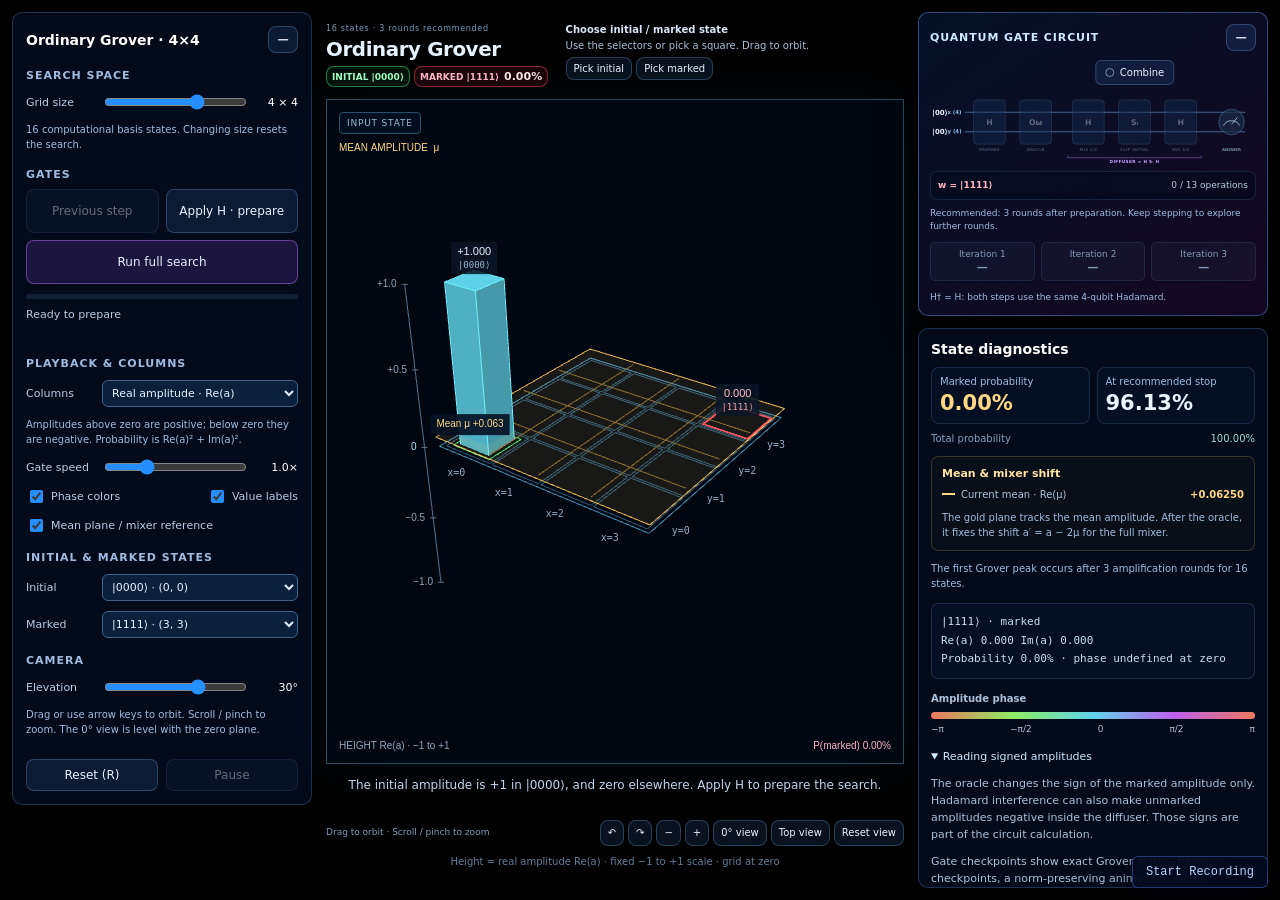
<file: BohmianGrover2D/index.html>
<!doctype html>
<html lang="en">
<head>
  <meta charset="utf-8"/>
  <meta name="viewport" content="width=device-width,initial-scale=1"/>
  <title>Ordinary Grover · 4×4</title>
  <link rel="icon" href="data:,"/>
  <link rel="stylesheet" href="./styles.css?v=20261014-continue-rounds"/>
</head>
<body>
<div id="wrap">
  <aside id="ui" class="panel">
    <div class="head"><h3 id="appTitle">Ordinary Grover · 4×4</h3><button id="minui" class="mini" type="button" aria-expanded="true" aria-label="Collapse controls">−</button></div>
    <div id="uibody">
      <div class="section">Search space</div>
      <div class="row"><label for="gridSize">Grid size</label><input id="gridSize" type="range" min="2" max="5" step="1" value="4" aria-describedby="gridSummary"/><span id="gridSizeValue" class="val">4×4</span></div>
      <p id="gridSummary" class="note">16 basis states. Changing size resets the search.</p>
      <div class="section">Gates</div>
      <div class="ops"><button id="previous" type="button" disabled>Previous step</button><button id="next" type="button">Apply H · prepare</button><button id="full" type="button" class="full">Run full search</button></div>
      <div id="gateProgress" role="progressbar" aria-label="Current operation progress" aria-valuemin="0" aria-valuemax="100" aria-valuenow="0"><div id="progressBar"></div></div>
      <div id="stageStatus" class="status" role="status">Ready to prepare</div>
      <div class="section">Playback &amp; columns</div>
      <div class="row"><label for="columnView">Columns</label><select id="columnView"><option value="real">Real amplitude · Re(a)</option><option value="imaginary">Imaginary amplitude · Im(a)</option><option value="probability">Probability · |a|²</option></select></div>
      <p class="note" id="columnHelp">Positive amplitudes rise above zero; negative amplitudes extend below it.</p>
      <div class="row"><label for="speed">Gate speed</label><input id="speed" type="range" min="0.25" max="3" step="0.25" value="1"/><span id="speedValue" class="val">1.0×</span></div>
      <div class="row checks"><label><input id="phaseColors" type="checkbox" checked/> Phase colors</label><label><input id="valueLabels" type="checkbox" checked/> Value labels</label></div>
      <div class="row checks"><label><input id="meanPlane" type="checkbox" checked/> Mean plane / mixer reference</label></div>
      <div class="section">Initial &amp; marked states</div>
      <div class="row"><label for="initialState">Initial</label><select id="initialState"></select></div>
      <div class="row"><label for="targetState">Marked</label><select id="targetState"></select></div>
      <div class="section">Camera</div>
      <div class="row"><label for="elevation">Elevation</label><input id="elevation" type="range" min="-85" max="85" step="1" value="30"/><span id="elevationValue" class="val">30°</span></div>
      <p class="note">Drag or use arrow keys to orbit. Scroll / pinch to zoom. The 0° view is level with the zero plane.</p>
    </div>
    <div class="btnrow"><button id="reset" type="button">Reset (R)</button><button id="pause" type="button" disabled>Pause</button></div>
  </aside>

  <main id="stage">
    <header id="waveHeader">
      <div class="waveHeading"><span class="eyebrow" id="stateCountLabel">16 BASIS STATES · 3 ITERATIONS</span><h1>Ordinary Grover</h1></div>
      <div class="stateBadges"><div class="initialBadge"><span id="initialLabel">INITIAL |0000⟩</span></div><div class="targetBadge"><span id="markedLabel">MARKED |1111⟩</span><b id="markedProbability">0.00%</b></div></div>
      <div id="selectionGuide" data-step="ready">
        <strong id="selectionTitle">Choose initial / marked state</strong>
        <div class="selectionActions" role="group" aria-label="Pick a state on the columns"><button id="selectInitial" type="button" aria-pressed="false">Pick initial</button><button id="selectTarget" type="button" aria-pressed="false">Pick marked</button></div>
        <p id="selectionHint">Use the selectors or pick a square. Drag to orbit.</p>
      </div>
    </header>
    <div id="plotArea"><canvas id="c" tabindex="0" aria-label="3D signed amplitude columns above and below zero. Drag or use arrow keys to orbit, scroll or use plus and minus to zoom. Home resets the camera." aria-describedby="cameraHint"></canvas><div id="plotBadge">INPUT STATE</div><div id="error" role="alert" hidden></div></div>
    <footer id="waveFooter">
      <p id="gateDescription">One initial column has amplitude +1. Apply H to prepare equal amplitudes.</p>
      <div class="cameraBar"><span id="cameraHint">Drag to orbit · Scroll / pinch to zoom</span><div class="cameraButtons" role="group" aria-label="Camera controls"><button id="orbitLeft" type="button" aria-label="Orbit left" title="Orbit left">↶</button><button id="orbitRight" type="button" aria-label="Orbit right" title="Orbit right">↷</button><button id="zoomOut" type="button" aria-label="Zoom out" title="Zoom out">−</button><button id="zoomIn" type="button" aria-label="Zoom in" title="Zoom in">+</button><button id="levelView" type="button">0° view</button><button id="topView" type="button">Top view</button><button id="resetView" type="button">Reset view</button></div></div>
      <span id="heightLegend">Height = real amplitude · zero plane separates positive and negative</span>
    </footer>
  </main>

  <aside id="rightColumn">
    <section id="circuitPanel" class="panel" aria-label="Grover circuit: two 4-level registers">
      <div class="head"><h3>Quantum gate circuit</h3><button id="circuitToggle" class="mini" type="button" aria-expanded="true" aria-label="Collapse circuit">−</button></div>
      <div class="circuitBody">
        <div class="circuitDiagramWrap">
        <button id="combineMixer" type="button" aria-pressed="false" aria-controls="circuitDiagram" title="Animate directly to the full mixer result.">Combine</button>
        <svg id="circuitDiagram" class="circuitSvg" viewBox="0 0 840 188" role="img" aria-labelledby="circuitTitle circuitDescription">
          <title id="circuitTitle">Grover circuit: two 4-level registers</title><desc id="circuitDescription">Preparation runs once. Oracle, H, initial-state sign flip Sᵢ and H repeat three times.</desc>
          <line class="circuitWireGlow" x1="90" y1="55" x2="812" y2="55"/><line class="circuitWire" x1="90" y1="55" x2="812" y2="55"/><text class="circuitInput" id="circuitInputX" x="6" y="61">|0⟩</text><text class="circuitBit" id="circuitXLabel" x="45" y="59">x (4)</text>
          <line class="circuitWireGlow" x1="90" y1="105" x2="812" y2="105"/><line class="circuitWire" x1="90" y1="105" x2="812" y2="105"/><text class="circuitInput" id="circuitInputY" x="6" y="111">|0⟩</text><text class="circuitBit" id="circuitYLabel" x="45" y="109">y (4)</text>
          <g class="circuitGate future" data-circuit-kind="prepare"><rect class="gateBox" x="112" y="23" width="82" height="114" rx="9"/><text id="prepareSymbol" class="gateText" x="153" y="87">H</text><text class="gateCaption" x="153" y="155">PREPARE</text><text class="gateTick" x="179" y="39">✓</text></g>
          <g class="circuitGate future" data-circuit-kind="oracle"><rect class="gateBox" x="231" y="23" width="82" height="114" rx="9"/><text class="gateText" x="272" y="87">Oω</text><text class="gateCaption" x="272" y="155">ORACLE</text><text class="gateTick" x="298" y="39">✓</text></g>
          <g class="circuitGate future" data-circuit-kind="inverse"><rect class="gateBox" x="367" y="23" width="82" height="114" rx="9"/><text id="inverseSymbol" class="gateText" x="408" y="87">H</text><text class="gateCaption" x="408" y="155">MIX 1/3</text><text class="gateTick" x="434" y="39">✓</text></g>
          <g class="circuitGate future" data-circuit-kind="reference"><rect class="gateBox" x="486" y="23" width="82" height="114" rx="9"/><text class="gateText" x="527" y="87">Sᵢ</text><text class="gateCaption" x="527" y="155">FLIP INITIAL</text><text class="gateTick" x="553" y="39">✓</text></g>
          <g class="circuitGate future" data-circuit-kind="forward"><rect class="gateBox" x="605" y="23" width="82" height="114" rx="9"/><text id="forwardSymbol" class="gateText" x="646" y="87">H</text><text class="gateCaption" x="646" y="155">MIX 3/3</text><text class="gateTick" x="672" y="39">✓</text></g>
          <g class="circuitGate future" data-circuit-kind="mixer"><rect class="gateBox" x="367" y="23" width="320" height="114" rx="9"/><text id="combinedMixerSymbol" class="gateText" x="527" y="87">H Sᵢ H</text><text class="gateCaption" x="527" y="155">COMBINED MIXER</text><text class="gateTick" x="672" y="39">✓</text></g>
          <path class="diffuserBrace" d="M355 166v6h344v-6"/><text id="diffuserLabel" class="diffuserLabel" x="527" y="186">DIFFUSER = H Sᵢ H</text>
          <g id="circuitReadout" class="readoutNode"><circle cx="777" cy="80" r="33"/><path d="M756 89a24 24 0 0 1 42 0M777 86l15-18"/><text x="777" y="155">ANSWER</text></g>
        </svg>
        </div>
        <div id="circuitMeta"><span id="circuitTarget">w = |1111⟩</span><span id="circuitStatus">0 / 13 operations</span></div>
        <p id="repeatCaption" class="note">Prepare once; repeat the four remaining gates 3 times.</p>
        <div id="iterationTrack" aria-label="Marked probability after each iteration"></div>
        <p id="mixerNote" class="note">H is the four-qubit Hadamard.</p>
      </div>
    </section>
    <section id="info" class="panel">
      <div class="head"><h3>State diagnostics</h3></div>
      <div class="metrics"><div>Marked probability<b id="successValue">0.00%</b></div><div>At recommended stop<b id="expectedValue">96.13%</b></div></div>
      <div class="normLine">Total probability <b id="normValue">100.00%</b></div>
      <div id="meanGuidePanel" class="meanGuidePanel">
        <b id="meanGuideTitle">Mean &amp; mixer shift</b>
        <div class="meanMetric inputMean"><span id="meanInputLabel">Current mean · Re(μ)</span><b id="meanInputValue"></b></div>
        <div id="meanOutputRow" class="meanMetric outputMean" hidden><span id="meanOutputLabel">After full mixer · −μ</span><b id="meanOutputValue"></b></div>
        <div id="meanShiftRow" class="meanMetric meanShift" hidden><span>Full shift · Δ = −2 × input reference</span><b id="meanShiftValue"></b></div>
        <p id="meanGuideNote" class="note"></p>
      </div>
      <p class="note" id="iterationsNote">Three amplification rounds for 16 states.</p>
      <div id="inspectState" class="stateInspector">Hover a column to inspect its amplitude.</div>
      <div id="phaseLegend" class="amplitudeLegend"><b>Amplitude phase</b><div class="phaseGradient"></div><div class="phaseTicks"><span>−π</span><span>−π/2</span><span>0</span><span>π/2</span><span>π</span></div></div>
      <details class="theory" open><summary>Reading signed amplitudes</summary><p>The oracle changes the sign of the marked amplitude only. Hadamard interference can also make unmarked amplitudes negative inside the diffuser. Those signs are part of the circuit calculation.</p><p>Gate checkpoints show exact Grover states. Between checkpoints, a norm-preserving animation rotates amplitudes through the complex plane. This animation is a display choice; Grover specifies the gate endpoints, not a physical path between them.</p><p>The 2×2 and 4×4 gate endpoints are real. The odd grids can have complex amplitudes even at checkpoints. A zero real column can have nonzero probability: choose <b>Imaginary amplitude</b> to inspect its other component.</p></details>
      <details class="theory"><summary>Gates and phase convention</summary><p id="theoryMixer">H is the tensor-product qubit Hadamard: H† = H.</p><p>The three diffuser steps are H, Sᵢ, H, where Sᵢ = I − 2|i⟩⟨i|. The middle step flips only the initial-state amplitude. Every other amplitude remains fixed throughout this step.</p><p>For |sᵢ⟩ = H|i⟩, the completed diffuser is H Sᵢ H = I − 2|sᵢ⟩⟨sᵢ| = −D. This is Grover's inversion about the mean with an overall minus sign. It gives the same success probabilities, and the columns show that sign explicitly.</p><p>For the default 16-state example, the first Sᵢ step takes the initial column from +0.875 to −0.875. After the final H, the marked amplitude is −0.6875 and each unmarked amplitude is −0.1875. Nothing is replaced by an absolute value or silently rephased.</p></details>
    </section>
  </aside>
</div>
<script src="./recording.js?v=20261014-continue-rounds"></script>
<script type="module" src="./main.js?v=20261014-continue-rounds"></script>
</body>
</html>
</file>
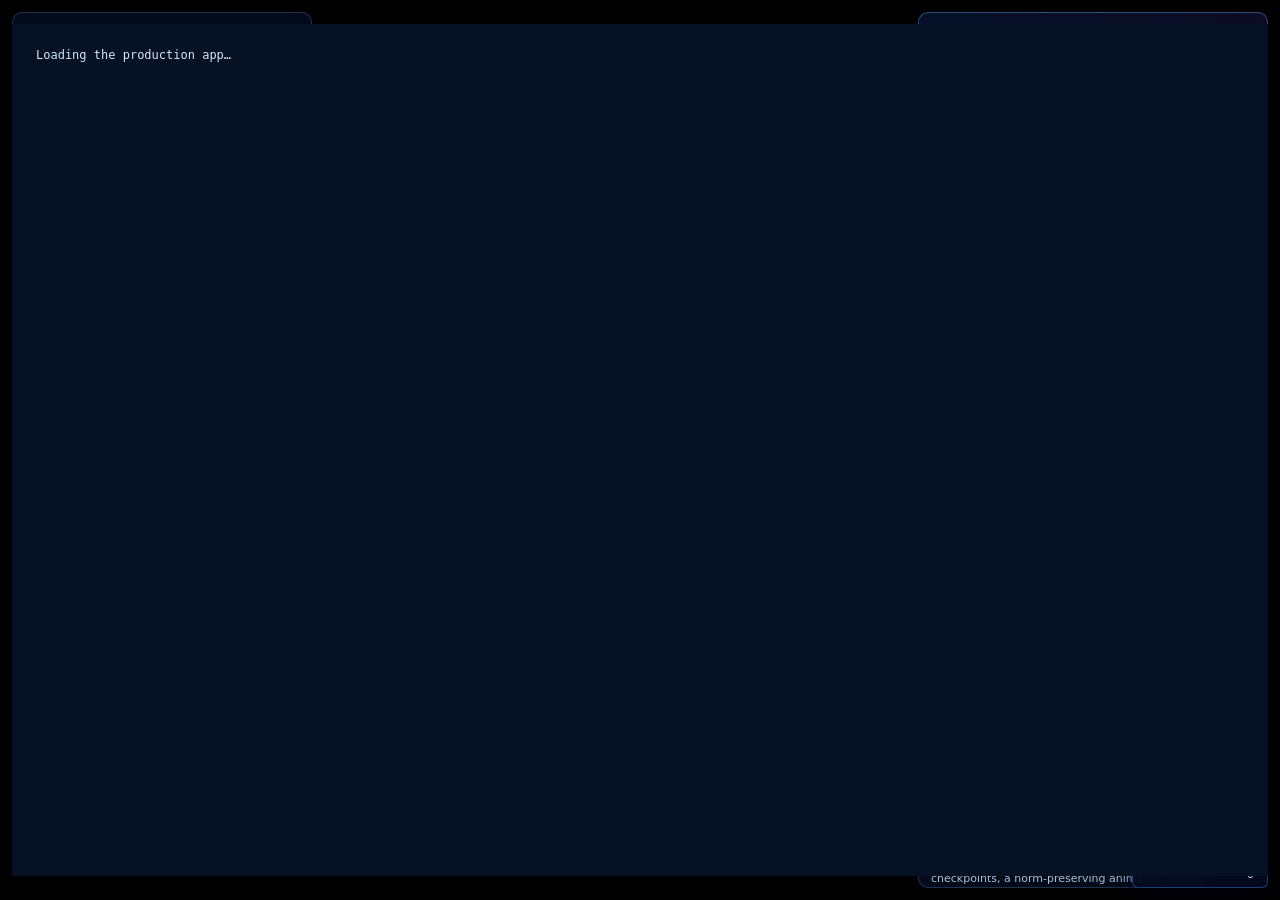
<file: BohmianGrover2D/tests/browser-check.html>
<!doctype html>
<html lang="en"><meta charset="utf-8"/><title>MultiRegion browser verification</title><link rel="icon" href="data:,"/>
<body style="background:#061124;color:#d4e6ff;font:13px monospace">Loading the production page…
<script type="module">
const response = await fetch('../index.html'), source = await response.text();
// Split the closing tag so Live Server cannot inject its client into this string.
const bodyEnd = '<' + '/body>';
const html = source.replace('<head>', '<head><base href="../"/>')
  .replace(bodyEnd, '<script type="module" src="./tests/browser-check.js"><' + '/script>' + bodyEnd);
document.open(); document.write(html); document.close();
</script></body></html>
</file>
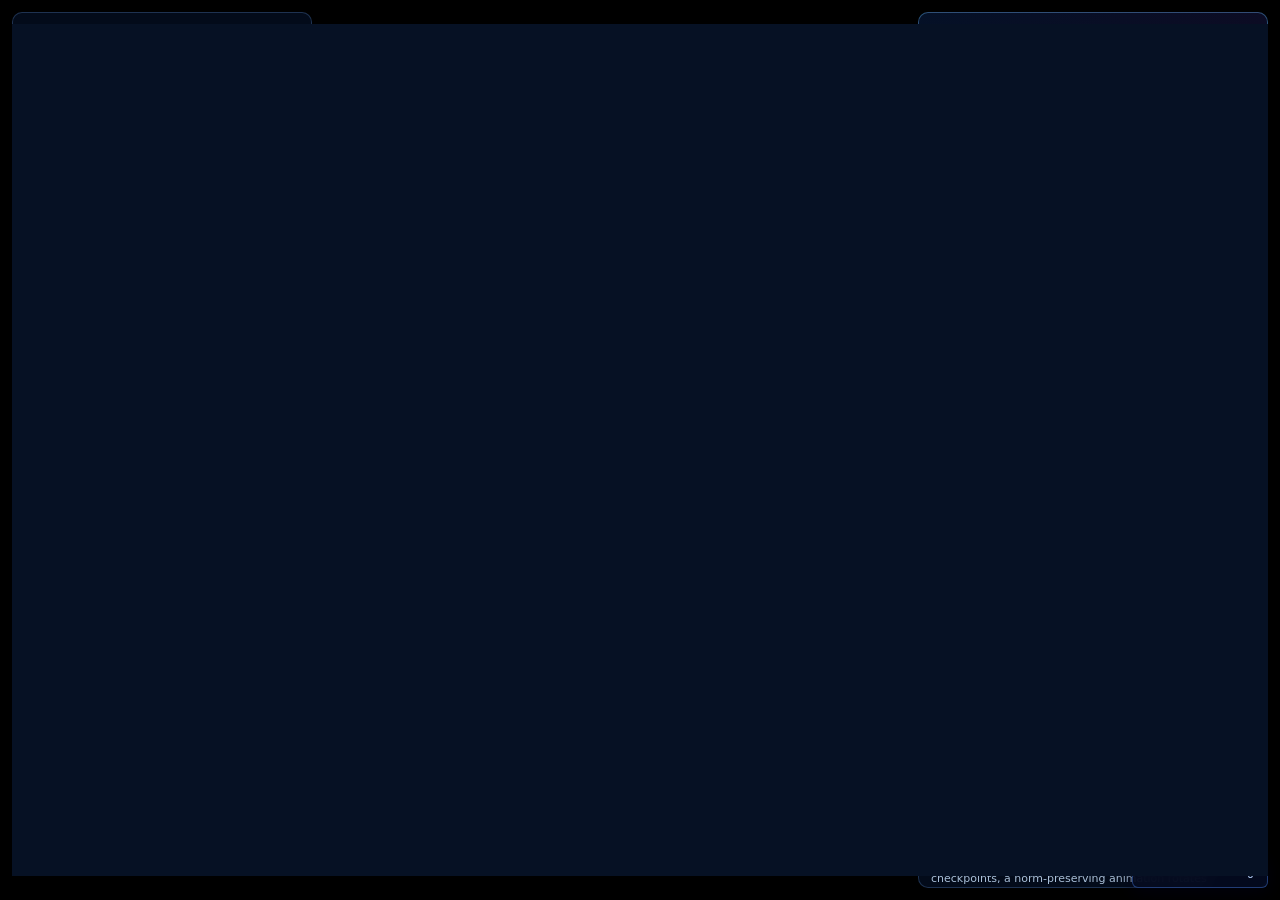
<file: BohmianGrover2D/tests/flow-browser-check.html>
<!doctype html>
<html lang="en"><meta charset="utf-8"/><title>MultiRegion browser verification</title><link rel="icon" href="data:,"/>
<body style="background:#061124;color:#d4e6ff;font:13px monospace">Loading the production page…
<script type="module">
const response = await fetch('../index.html'), source = await response.text();
// Split the closing tag so Live Server cannot inject its client into this string.
const bodyEnd = '<' + '/body>';
const html = source.replace('<head>', '<head><base href="../"/>')
  .replace(bodyEnd, '<script type="module" src="./tests/flow-browser-check.js"><' + '/script>' + bodyEnd);
document.open(); document.write(html); document.close();
</script></body></html>
</file>
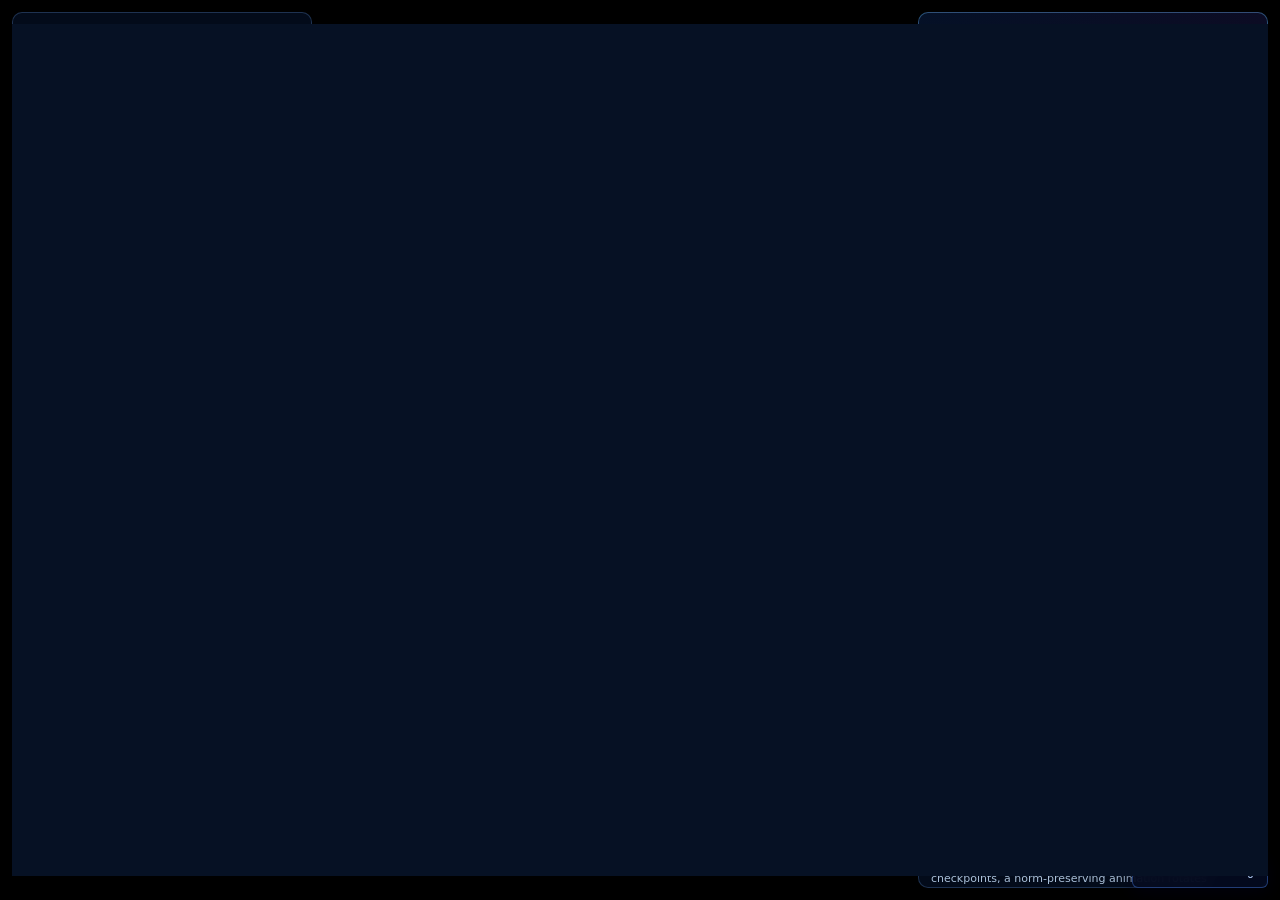
<file: BohmianGrover2D/tests/grid-browser-check.html>
<!doctype html>
<html lang="en"><meta charset="utf-8"/><title>Grid-size browser verification</title><link rel="icon" href="data:,"/>
<body style="background:#061124;color:#d4e6ff;font:13px monospace">Loading the production page…
<script type="module">
const response = await fetch('../index.html'), source = await response.text();
const bodyEnd = '<' + '/body>';
const html = source.replace('<head>', '<head><base href="../"/>')
  .replace(bodyEnd, '<script type="module" src="./tests/grid-browser-check.js"><' + '/script>' + bodyEnd);
document.open(); document.write(html); document.close();
</script></body></html>
</file>
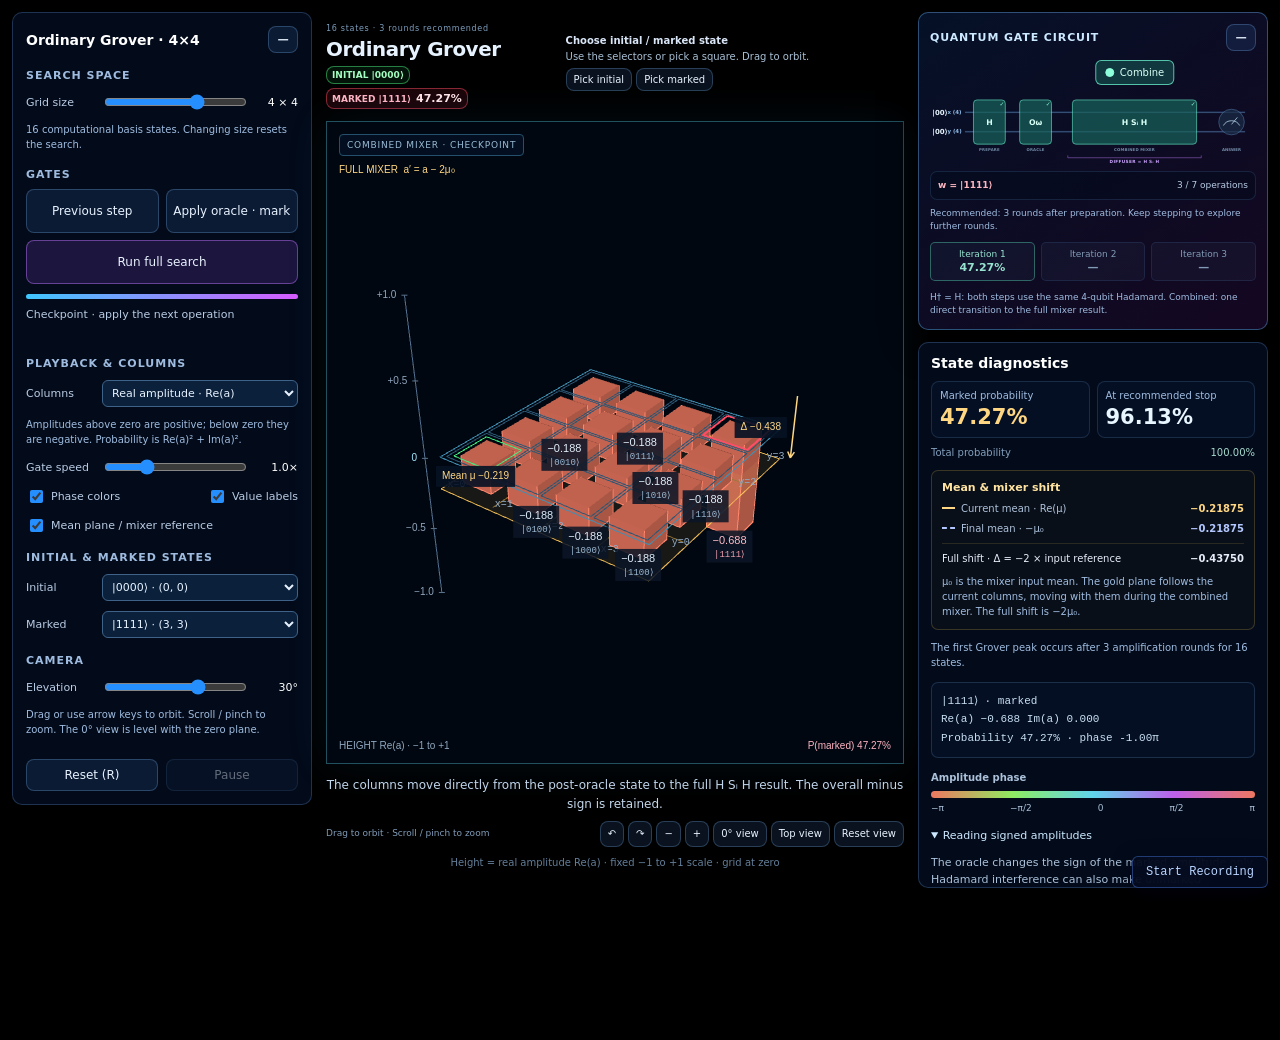
<file: BohmianGrover2D/tests/histogram-browser-check.html>
<!doctype html>
<html lang="en"><meta charset="utf-8"/><title>Ordinary Grover browser verification</title><link rel="icon" href="data:,"/>
<body style="background:#0b1220;color:#d4e6ff;font:13px monospace">Loading the production page…
<script type="module">
const response = await fetch('../index.html'), source = await response.text();
const bodyEnd = '<' + '/body>';
const html = source.replace('<head>', '<head><base href="../"/>')
  .replace(bodyEnd, '<script type="module" src="./tests/histogram-browser-check.js"><' + '/script>' + bodyEnd);
document.open(); document.write(html); document.close();
</script></body></html>
</file>
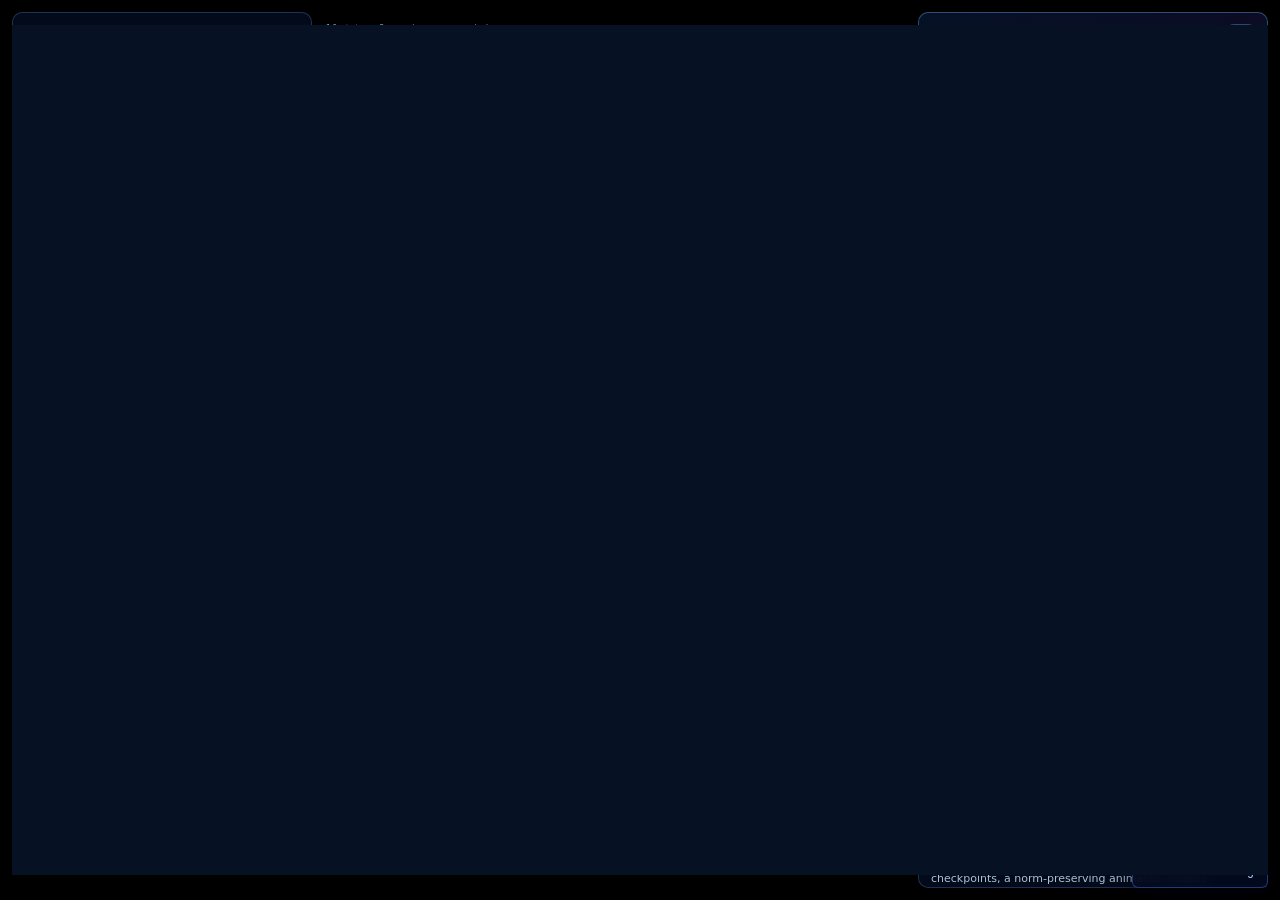
<file: BohmianGrover2D/tests/trail-browser-check.html>
<!doctype html>
<html lang="en"><meta charset="utf-8"/><title>MultiRegion browser verification</title><link rel="icon" href="data:,"/>
<body style="background:#061124;color:#d4e6ff;font:13px monospace">Loading the production page…
<script type="module">
const response = await fetch('../index.html'), source = await response.text();
// Split the closing tag so Live Server cannot inject its client into this string.
const bodyEnd = '<' + '/body>';
const html = source.replace('<head>', '<head><base href="../"/>')
  .replace(bodyEnd, '<script type="module" src="./tests/trail-browser-check.js"><' + '/script>' + bodyEnd);
document.open(); document.write(html); document.close();
</script></body></html>
</file>
<file: BohmianGrover2D/styles.css>
:root{color-scheme:dark;font-family:system-ui,sans-serif;color:#d9e6f8;background:#000}
*{box-sizing:border-box}html,body{margin:0;width:100%;height:100%;overflow:hidden}button,input{font:inherit}[hidden]{display:none!important}
#wrap{display:grid;grid-template-columns:300px minmax(0,1fr) 350px;gap:14px;height:100%;padding:12px}
.panel{background:rgba(5,16,36,.74);border:1px solid rgba(116,174,255,.24);border-radius:10px;backdrop-filter:blur(6px);user-select:none}
#ui{align-self:start;max-height:100%;padding:13px;display:flex;flex-direction:column;min-height:0}#uibody{overflow:auto;scrollbar-width:thin}
.head{display:flex;align-items:center;justify-content:space-between;gap:10px}.head h3{margin:0;font-size:14px;color:#fff;font-weight:650}
button{padding:8px 10px;border-radius:8px;border:1px solid rgba(132,192,255,.26);background:rgba(68,130,210,.14);color:#e8f2ff;cursor:pointer}
button:hover:not(:disabled){background:rgba(86,150,232,.25);border-color:#5e9ed0}button:disabled{opacity:.42;cursor:not-allowed}button:focus-visible,input:focus-visible,summary:focus-visible{outline:2px solid #69d9ff;outline-offset:2px}
.mini{flex:0 0 30px;width:30px;height:27px;padding:0;display:grid;place-items:center;font-size:16px}.section{margin:16px 0 8px;font-size:11px;font-weight:700;color:#9fbce0;text-transform:uppercase;letter-spacing:1px}
.note{font-size:10px;color:#9fbce0;line-height:1.5}.ops{display:grid;grid-template-columns:1fr 1fr;gap:7px}.ops button{font-size:12px;min-height:44px;padding:7px 5px}.ops .full{grid-column:1 / -1;background:rgba(132,64,210,.2);border-color:rgba(194,120,255,.45)}
.flowSettings{border-top:1px solid rgba(132,192,255,.15);padding-top:10px;margin-top:14px}.flowSettings summary{font-size:11px;color:#9fbce0;cursor:pointer}.flowToggles{display:flex;flex-wrap:wrap;justify-content:center;gap:6px;margin:5px 0}.flowToggles button{padding:4px 9px;font-size:10px;color:#8397ac;background:rgba(31,48,70,.32)}.flowToggles button[aria-pressed=true]{color:#d9f1ff;border-color:rgba(104,206,255,.55);background:rgba(32,84,121,.3)}.flowToggles #particlesToggle[aria-pressed=true],.flowToggles #trailsToggle[aria-pressed=true]{color:#ffea9b;border-color:rgba(237,204,103,.42)}.particleMetric{display:flex;justify-content:space-between;font-size:10px;color:#aac0d8;margin-top:10px}.particleMetric b{font-weight:600;color:#ffe386}#flowStatus{font-size:9px;margin-top:4px}
.btnrow{display:flex;gap:8px;margin-top:12px}.btnrow button{flex:1;font-size:12px}.status{margin-top:8px;min-height:34px;font-size:11px;line-height:1.5;color:#b9cce5}
#progressTrack{height:5px;border-radius:999px;background:rgba(90,130,180,.18);overflow:hidden;margin-top:10px}#progressBar{height:100%;width:0;background:linear-gradient(90deg,#3ec6ff,#d65cff)}
.row{display:flex;align-items:center;gap:7px;margin:10px 0;font-size:11px;color:#b9cce5}.row label{flex:0 0 69px}.row input[type=range]{flex:1;min-width:0;accent-color:#258fff}.val{flex:0 0 42px;text-align:right;color:#fff;font-variant-numeric:tabular-nums}.row button{padding:5px 8px;font-size:10px}.row span:nth-of-type(2){margin-left:auto}
#stage{min-width:0;min-height:0;display:flex;flex-direction:column;justify-content:center;align-items:center;gap:12px}#waveHeader{display:grid;grid-template-columns:minmax(160px,.8fr) minmax(0,1.2fr);align-items:center;gap:5px 14px;width:100%;flex-shrink:0}
.eyebrow{font-size:9px;letter-spacing:1.4px;color:#7c9dbc}h1{margin:5px 0 0;font-size:clamp(14px,1.55vw,23px);font-weight:550;letter-spacing:-.4px;color:#e6f3ff}.targetBadge{padding:8px 11px;border:1px solid rgba(255,78,99,.48);border-radius:8px;background:rgba(109,20,38,.25);text-align:right;white-space:nowrap}.targetBadge span{display:block;font-size:10px;font-weight:750;color:#ffb4c2}.targetBadge b{font-size:18px;line-height:1.4;color:#ffe4e7;font-variant-numeric:tabular-nums}
#waveArea{position:relative;flex-shrink:0;box-shadow:0 0 40px rgba(37,136,213,.10);border:1px solid rgba(93,215,240,.35)}#c{width:100%;height:100%;display:block;cursor:default}#waveArea.selecting #c{cursor:crosshair}#waveArea.busy #c{cursor:default}
#waveLabels{position:absolute;inset:0;display:grid;grid-template-columns:repeat(var(--grid-side,4),1fr);grid-template-rows:repeat(var(--grid-side,4),1fr);pointer-events:none}.waveCell{position:relative;padding:8px;font-size:clamp(9px,.85vw,12px);font-weight:650;text-shadow:0 1px 4px #000,0 0 4px #000;color:#d4e7f1}.waveCell b{position:absolute;bottom:7px;right:8px;font-size:11px;font-variant-numeric:tabular-nums;font-weight:550;color:#c6dce8}.waveCell.marked{color:#ffd0d7}.waveCell.marked b{color:#ffe9b4}
#waveFooter{width:100%;flex-shrink:0;min-height:76px;text-align:center;font-size:11px;color:#8aa9c6;line-height:1.55}#waveFooter p{margin:0 0 8px;color:#c4d7ec;font-size:12px}#waveFooter>span{font-size:10px;color:#637e99}
#loading,#error{position:absolute;inset:0;display:grid;place-items:center;padding:30px;text-align:center;background:#061124;color:#b5d9ef;font-size:13px}#error{color:#ffc0c9}
#rightColumn{display:flex;flex-direction:column;min-height:0;gap:12px}#circuitPanel{flex-shrink:0;padding:11px;background:linear-gradient(145deg,rgba(5,18,42,.92),rgba(25,8,40,.82));border-color:rgba(101,190,255,.38);box-shadow:0 12px 38px rgba(0,0,0,.46)}#circuitPanel .head h3{font-size:11px;letter-spacing:.08em;text-transform:uppercase;color:#cce9ff}
.circuitBody{margin-top:9px}.circuitSvg{display:block;width:100%;height:auto;overflow:visible}.circuitWire{stroke:rgba(156,211,255,.56);stroke-width:1.5}.circuitWireGlow{stroke:rgba(52,151,255,.12);stroke-width:5}.circuitInput{fill:#e8f6ff;font:700 18px system-ui,sans-serif}.circuitBit{fill:#8fbce8;font:600 14px system-ui,sans-serif}
.circuitDiagramWrap{position:relative;padding-top:31px}
#combineMixer{position:absolute;top:0;left:62.738%;transform:translateX(-50%);display:flex;align-items:center;gap:6px;padding:4px 9px;min-height:25px;font-size:10px;line-height:1.4;border-radius:6px}
#combineMixer::before{content:'';width:7px;height:7px;border:1px solid #7192b5;border-radius:50%;background:transparent}
#combineMixer[aria-pressed=true]{color:#d8fff5;background:rgba(24,99,91,.5);border-color:rgba(111,255,216,.7)}
#combineMixer[aria-pressed=true]::before{background:#8dffda;border-color:#8dffda}
.circuitGate[data-circuit-kind=mixer]{display:none}
.mixerCombined .circuitGate[data-circuit-kind=mixer]{display:inline}
.mixerCombined .circuitGate:is([data-circuit-kind=inverse],[data-circuit-kind=reference],[data-circuit-kind=forward]){display:none}
.circuitGate .gateBox{fill:rgba(21,47,83,.85);stroke:rgba(128,182,230,.42);stroke-width:2}.circuitGate .gateText{fill:#b8c9dc;font:800 20px system-ui,sans-serif;text-anchor:middle}.circuitGate .gateCaption{fill:#718ba6;font:700 10px system-ui,sans-serif;letter-spacing:.04em;text-anchor:middle}.circuitGate .gateTick{fill:#8dffda;font:900 15px system-ui,sans-serif;opacity:0}.circuitGate.future{opacity:.48}.circuitGate.complete .gateBox{fill:rgba(24,99,91,.7);stroke:rgba(111,255,216,.7)}.circuitGate.complete .gateText{fill:#d8fff5}.circuitGate.complete .gateTick{opacity:1}.circuitGate.active .gateBox{fill:rgba(81,44,134,.9);stroke:#69d9ff;stroke-width:3;filter:drop-shadow(0 0 7px rgba(78,207,255,.9))}.circuitGate.active .gateText{fill:#fff}.circuitGate.active .gateCaption{fill:#9feaff}
.diffuserBrace{fill:none;stroke:rgba(196,128,255,.55);stroke-width:2}.diffuserLabel{fill:#cba3ff;font:700 11px system-ui,sans-serif;letter-spacing:.08em;text-anchor:middle}.readoutNode circle{fill:rgba(25,44,70,.7);stroke:rgba(132,192,255,.4);stroke-width:2}.readoutNode path{fill:none;stroke:#b9d7ef;stroke-width:2}.readoutNode text{fill:#7892ad;font:700 10px system-ui,sans-serif;text-anchor:middle}.readoutNode.complete circle{fill:rgba(92,45,19,.78);stroke:#ffd76d;filter:drop-shadow(0 0 6px rgba(255,205,82,.65))}.readoutNode.complete path{stroke:#fff0ae}
#circuitMeta{display:flex;align-items:center;justify-content:space-between;gap:10px;margin-top:7px;padding:7px;border:1px solid rgba(111,179,245,.15);border-radius:7px;background:rgba(4,12,28,.48);font-size:9px;line-height:1.4}#circuitTarget{color:#ffb8c1;font-weight:750;white-space:nowrap}#circuitStatus{color:#b8cde5;text-align:right}.paused .circuitGate.active .gateBox{stroke:#ffd36b}#circuitPanel.collapsed .circuitBody{display:none}
#iterationTrack{display:flex;gap:6px;margin-top:8px}#iterationTrack span{flex:1;padding:6px 4px;text-align:center;border-radius:5px;background:rgba(61,87,117,.12);border:1px solid rgba(111,179,245,.12);font-size:9px;color:#829bb6}#iterationTrack b{display:block;margin-top:2px;font-size:11px;font-variant-numeric:tabular-nums}#iterationTrack .complete{color:#96e4d0;border-color:rgba(91,224,187,.4)}#iterationTrack .active{color:#b8e5ff;border-color:rgba(86,187,255,.4)}
#info{min-height:0;overflow:auto;scrollbar-width:thin;padding:12px}.metrics{display:grid;grid-template-columns:1fr 1fr;gap:7px;margin-top:10px}.metrics>div{border:1px solid rgba(132,192,255,.16);border-radius:8px;padding:8px;background:rgba(8,23,51,.42);font-size:10px;color:#9fbce0}.metrics b{display:block;margin-top:4px;font-size:21px;color:#e8f6ff;font-weight:600;font-variant-numeric:tabular-nums}.metrics>div:first-child b{color:#ffd783}.normLine{display:flex;justify-content:space-between;font-size:10px;color:#839fbc;margin-top:9px}.normLine b{color:#a6d9ce;font-weight:500;font-variant-numeric:tabular-nums}
.groverGeometry{margin:12px 0;border:1px solid rgba(132,192,255,.18);border-radius:8px;background:rgba(8,23,51,.42)}.groverGeometry summary{padding:9px 10px;color:#cce9ff;font-size:11px;font-weight:650;cursor:pointer}.groverGeometry figure{margin:0;padding:0 9px 10px}.groverGeometry svg{display:block;width:100%;height:auto;margin:3px auto;border-radius:5px;overflow:hidden;background:radial-gradient(ellipse at 48% 51%,rgba(48,70,113,.19),rgba(4,13,29,.45))}.groverGeometry figcaption{margin-top:9px;color:#b9cce5;font-size:11px;line-height:1.5}.groverGeometry figcaption p{margin:0 0 7px}.groverGeometry figcaption p:last-child{margin-bottom:0}.geometryMeta{display:flex;justify-content:space-between;gap:7px;color:#9fbce0;font-size:9px;min-height:15px}.geometryMeta span{white-space:nowrap}.geometryMeta b{color:#e8f6ff;font-weight:600;text-align:right}.geometryLabel{fill:#bdd5ef;font:15px "Cambria Math","Times New Roman",serif}.geometryLegend{display:flex;flex-wrap:wrap;gap:9px;font-size:9px;color:#bfd0e6}.geometryLegend span:before{content:'';display:inline-block;width:10px;height:2px;margin-right:4px;vertical-align:3px;background:var(--color)}.geometryMeasures{display:grid;grid-template-columns:1fr 1fr;gap:10px;margin-top:10px;font-size:9px;color:#9fbce0}.geometryMeasures b{float:right;color:#e8f6ff;font-variant-numeric:tabular-nums}.bar{height:4px;margin-top:6px;background:rgba(90,130,180,.17);border-radius:999px;overflow:hidden}.bar i{display:block;height:100%;background:#ffd36b;width:0}.groverGeometry .note{font-size:9px;line-height:1.5}
.blochSphere{touch-action:none;cursor:grab;outline:none}.blochSphere:active{cursor:grabbing}.blochSphere:focus-visible{outline:1px solid #67ccf0;outline-offset:2px}.blochTools{display:flex;align-items:center;justify-content:space-between;gap:8px;color:#819cb9;font-size:9px;margin:0 0 8px}.blochTools button{padding:4px 7px;font-size:9px}.blochTools b{color:#ffe59a}.blochWeight{grid-column:1/-1}.blochWeight .bar{height:6px;background:rgba(191,114,245,.22)}.blochWeight i{background:linear-gradient(90deg,#3ec6ff,#8be5ee)}.blochOutside{margin-top:4px;text-align:right;font-size:9px;color:#bd91d9}.geometryMeasures .blochOutside b{float:none;color:#d8b1f3}.blochConditional{font-size:9px;line-height:1.5;color:#a3b9d3}.blochConditional b{float:none;display:block;color:#edf6ff}.blochLabel{fill:#d3e6fb;font:14px "Cambria Math","Times New Roman",serif;text-anchor:middle}.blochAxisLabel{fill:#829cbb;font:11px system-ui,sans-serif;text-anchor:middle}
.phaseLegend{display:flex;align-items:center;gap:14px;margin:12px 0}.phaseWheel{position:relative;flex:0 0 76px;height:76px;border-radius:50%;background:conic-gradient(from 90deg,#ff0000,#80ff00,#00ffff,#8000ff,#ff0000);border:1px solid rgba(220,240,255,.35)}.phaseWheel:after{content:'';position:absolute;inset:23px;border-radius:50%;background:rgba(5,16,36,.94)}.phaseLabels{font-size:10px;line-height:1.6;color:#c8d9ef}.phaseLabels b{color:#fff}.theory{color:#abc1da;font-size:11px;line-height:1.55;margin:14px 0 35px}.theory summary{color:#cce9ff;cursor:pointer}.theory p{margin:10px 0}.math{padding:8px 10px;border:1px solid rgba(132,192,255,.18);border-radius:8px;background:rgba(8,23,51,.54);color:#eef7ff;font-family:"Cambria Math","Times New Roman",serif;font-size:15px}
@media(min-width:1600px){#wrap{grid-template-columns:320px minmax(0,1fr) 380px;gap:20px}}
@media(max-width:1100px){html,body{overflow:auto}#wrap{height:auto;min-height:100%;grid-template-columns:270px minmax(0,1fr);grid-template-rows:minmax(680px,calc(100vh - 24px)) auto}#rightColumn{grid-column:1/-1;display:grid;grid-template-columns:300px minmax(0,1fr);align-items:start}#info{max-height:720px}.groverGeometry svg{max-width:360px}}
@media(max-width:650px){#wrap{display:flex;flex-direction:column;padding:9px}#ui{max-height:none}#stage{height:calc(100vw + 110px);min-height:380px}#rightColumn{display:flex}#info{max-height:none}.waveCell{padding:5px}.waveCell b{font-size:9px;bottom:5px;right:5px}#waveHeader h1{font-size:17px}}

.stateBadges{display:flex;gap:7px;align-items:stretch;flex-shrink:0}.initialBadge{display:flex;align-items:center;padding:8px;border:1px solid rgba(72,237,124,.5);border-radius:8px;background:rgba(16,78,42,.25);color:#a3ffc1;font-size:10px;font-weight:750;white-space:nowrap}
.waveCell .initialTag,.waveCell .goalTag{display:block;width:max-content;margin-top:3px;font-size:9px;line-height:1.3;font-weight:750;letter-spacing:.04em}.waveCell .initialTag{color:#91ffb0}.waveCell .goalTag{color:#ffadbb}.waveCell .initialTag:empty,.waveCell .goalTag:empty{display:none}
@media(max-width:650px){.stateBadges{flex-direction:column;gap:4px}.initialBadge{padding:4px 5px;font-size:9px}}

/* The guide shares the title margin instead of reserving a row above the wave. */
.waveHeading{grid-column:1;grid-row:1;min-width:0}#waveHeader .eyebrow{font-size:8px;letter-spacing:.7px}#waveHeader h1{margin-top:3px}
#waveHeader .stateBadges{grid-column:1;grid-row:2;flex-wrap:wrap;gap:4px;flex-direction:row}#waveHeader .initialBadge,#waveHeader .targetBadge{padding:3px 5px;font-size:9px}
#waveHeader .targetBadge{display:flex;align-items:center;gap:5px;text-align:left}#waveHeader .targetBadge span{font-size:9px}#waveHeader .targetBadge b{font-size:11px;line-height:1.2}
#selectionGuide{grid-column:2;grid-row:1 / span 2;min-width:0;display:grid;grid-template-columns:minmax(0,1fr) auto;align-items:center;gap:4px 8px}
.selectionMessage{display:contents}#selectionTitle{grid-column:1;grid-row:1;font-size:12px;color:#a3ffc1}#selectionHint{grid-column:1 / -1;grid-row:2;margin:0;font-size:11px;line-height:1.4;color:#a8bfd5}
#selectionGuide[data-step=goal] #selectionTitle{color:#ffb4c2}#selectionGuide[data-step=ready] #selectionTitle{color:#d9e6f8}
.selectionActions{grid-column:2;grid-row:1;display:flex;flex-wrap:wrap;justify-content:flex-end;gap:4px}.selectionActions button{font-size:10px;padding:5px 7px}#selectionNext{border-color:rgba(104,206,255,.55)}
.flowToggles #markersToggle[aria-pressed=true]{color:#b9ffd0;border-color:rgba(72,237,124,.45)}
@media(max-width:650px){#waveHeader{grid-template-columns:minmax(125px,.8fr) minmax(0,1.2fr);gap:5px 9px}#selectionGuide{grid-template-columns:1fr}#selectionTitle{grid-column:1;grid-row:1}#selectionHint{grid-column:1;grid-row:2;font-size:10px}.selectionActions{grid-column:1;grid-row:3;justify-content:flex-start}}

@media(max-width:650px){#stage{height:calc(100vw + 250px)}}

#particleCountValue{flex-basis:56px}

/* Ordinary Grover uses the same three-panel shell as the physics branches. */
select{font:inherit;min-width:0;max-width:100%;color:#e8f2ff;background:#0a203b;border:1px solid #3f6388;border-radius:6px;padding:5px}
.row select{flex:1}.row.checks{justify-content:space-between}.row.checks label{flex:none;display:flex;gap:5px;align-items:center}.checks input{accent-color:#258fff}
#gateProgress{height:5px;border-radius:999px;background:rgba(90,130,180,.18);overflow:hidden;margin-top:10px}
#plotArea{position:relative;width:100%;flex:1;min-height:220px;max-height:850px;border:1px solid rgba(93,215,240,.35);box-shadow:0 0 40px rgba(37,136,213,.10);background:#010710}
#c{cursor:grab;touch-action:none}#c:active{cursor:grabbing}#c.picking{cursor:crosshair}#c:focus-visible{outline:2px solid #69d9ff;outline-offset:2px}
#plotBadge{position:absolute;top:12px;left:12px;padding:5px 7px;border:1px solid #24506b;border-radius:4px;background:#041124d9;color:#9abbd5;font-size:9px;letter-spacing:.8px;pointer-events:none}
#stage{padding:4px 0}#waveHeader{grid-template-columns:minmax(120px,.8fr) minmax(0,1.2fr)}
#selectionTitle{font-size:10px;color:#b9d8ef}#selectionHint{font-size:10px}#selectionGuide .selectionActions{grid-column:1 / -1;grid-row:3;justify-content:flex-start}
#selectionGuide{grid-template-columns:1fr;gap:4px}#selectionGuide #selectionTitle{grid-row:1}#selectionGuide #selectionHint{grid-row:2}
.selectionActions button[aria-pressed=true]{background:rgba(32,84,121,.45);border-color:#69d9ff}#selectInitial[aria-pressed=true]{color:#a3ffc1}#selectTarget[aria-pressed=true]{color:#ffb4c2}
.cameraBar{display:flex;align-items:center;justify-content:space-between;gap:7px;flex-wrap:wrap;margin:7px 0}
#cameraHint{font-size:9px;color:#819cb9}.cameraButtons{display:flex;flex-wrap:wrap;gap:4px}.cameraButtons button{font-size:10px;padding:4px 7px}
#heightLegend{font-size:10px;color:#9fbce0}#waveFooter{min-height:108px}#waveFooter p{min-height:36px}
#info{flex:1}.stateInspector{white-space:pre-line;margin:12px 0;padding:9px;border:1px solid rgba(132,192,255,.18);border-radius:7px;background:rgba(8,23,51,.42);font:11px/1.7 Consolas,monospace;color:#c9dff2}
.amplitudeLegend{font-size:10px;color:#abc1da;margin:14px 0}.amplitudeLegend b{font-weight:600}.phaseGradient{height:7px;border-radius:4px;margin:8px 0 5px;background:linear-gradient(90deg,hsl(10 78% 65%),hsl(100 78% 65%),hsl(190 78% 65%),hsl(280 78% 65%),hsl(370 78% 65%))}.phaseTicks{display:flex;justify-content:space-between;font-size:9px}
.meanGuidePanel{margin-top:12px;padding:10px;border:1px solid #e9be5938;border-radius:7px;background:#b283170a;font-size:10px}
.meanGuidePanel>b{color:#ffe3a0;font-size:11px;font-weight:600}.meanMetric{display:flex;justify-content:space-between;gap:8px;margin-top:9px;font-size:10px;color:#aec2db}.meanMetric b{font-variant-numeric:tabular-nums;font-weight:600;white-space:nowrap}
.inputMean b{color:#ffd783}.outputMean b{color:#b2c7ff}.inputMean span:before,.outputMean span:before{content:'';display:inline-block;width:13px;margin-right:6px;vertical-align:3px;border-top:2px solid #ffd783}.outputMean span:before{border-top:2px dashed #b2c7ff}.meanShift{border-top:1px solid #e9be5924;padding-top:9px;color:#e6edf9}.meanGuidePanel p{margin:10px 0 0}
#info .theory{margin:12px 0}#iterationTrack>span{min-width:0}#circuitPanel .note{font-size:9px;margin:7px 0 0}#circuitPanel.paused .circuitGate.active .gateBox{stroke:#ffd36b}
#iterationTrack{overflow-x:auto;scrollbar-width:thin;padding-bottom:3px}#iterationTrack>span{flex:1 0 70px}
@media(max-width:1100px){#stage{min-height:0}#info{max-height:720px}#plotArea{min-height:300px}}
@media(max-width:650px){#stage{height:calc(100vw + 290px);min-height:650px}#plotArea{min-height:300px}#waveFooter{min-height:125px}#waveHeader{grid-template-columns:minmax(120px,.8fr) minmax(0,1.2fr)}#cameraHint{width:100%}#selectionGuide .selectionActions{grid-row:3}#rightColumn{align-items:stretch}#info{max-height:none}.cameraButtons{justify-content:center;width:100%}}
</file>
